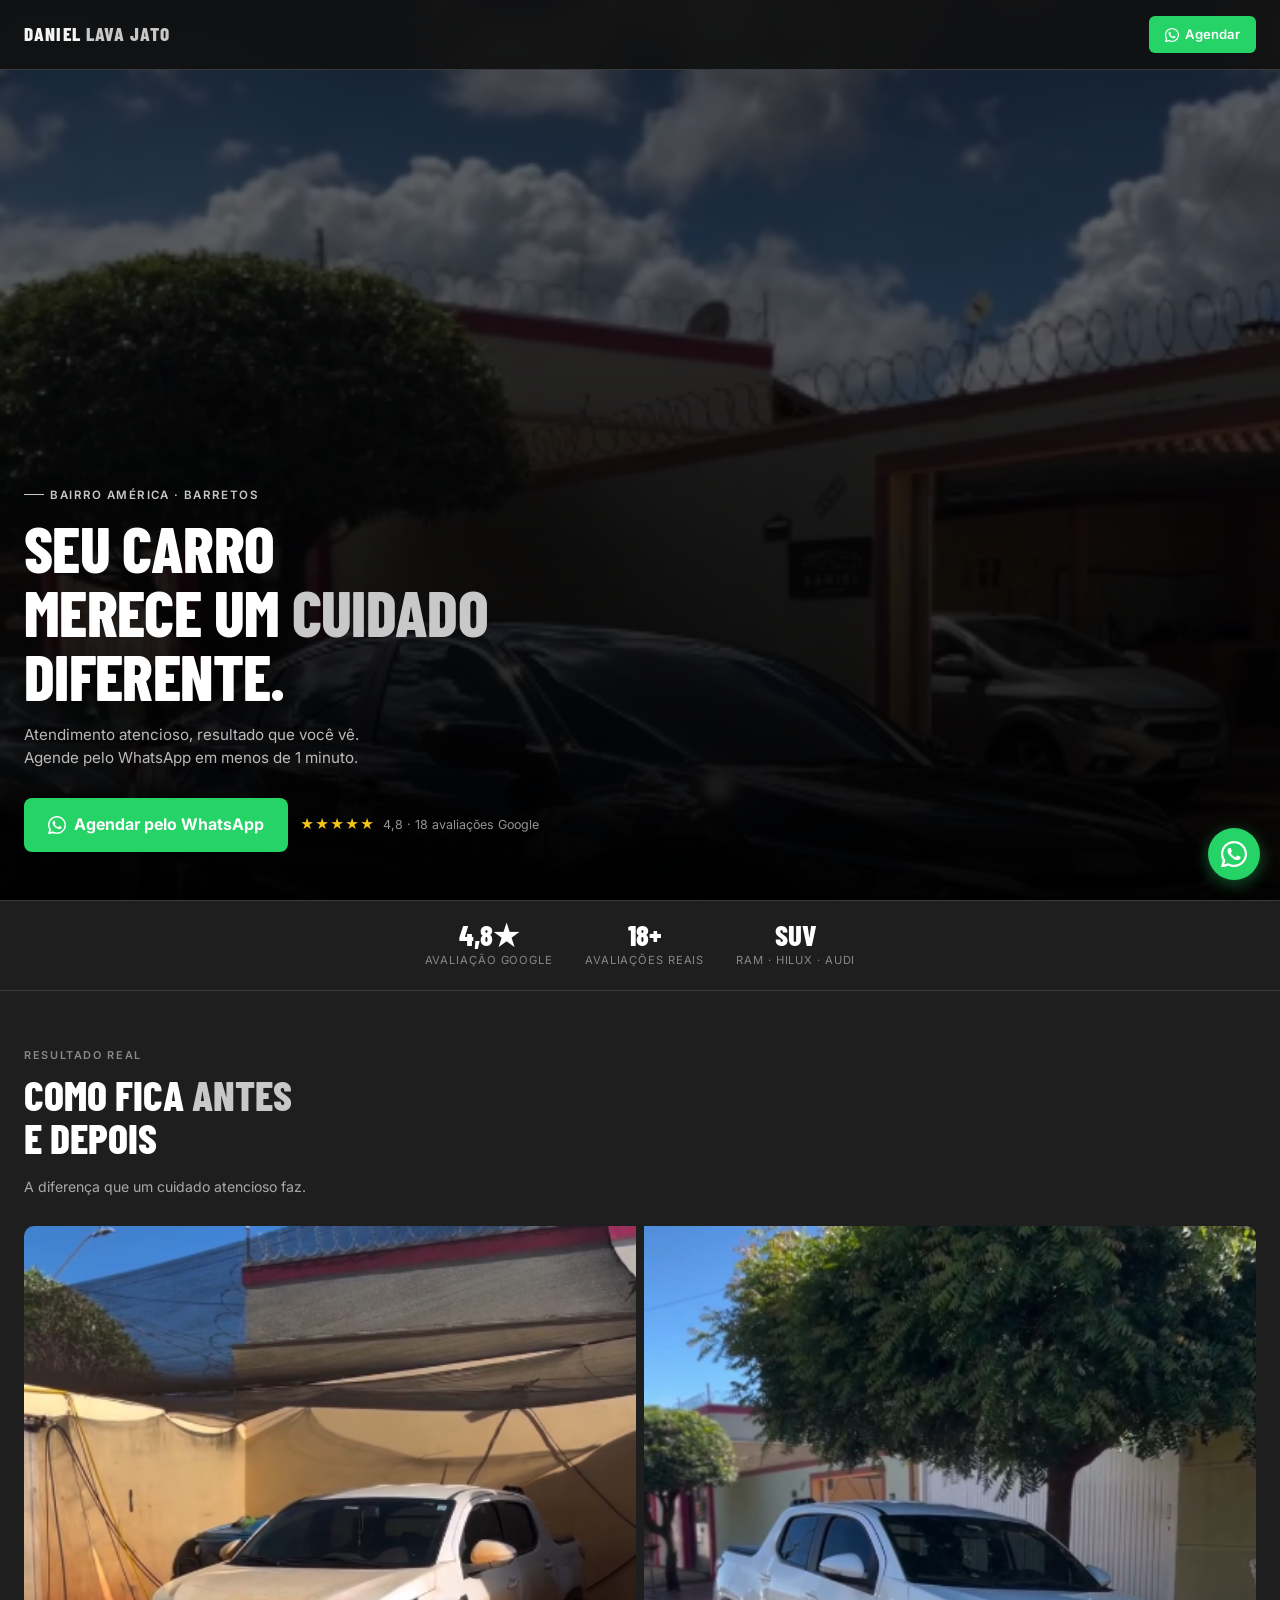
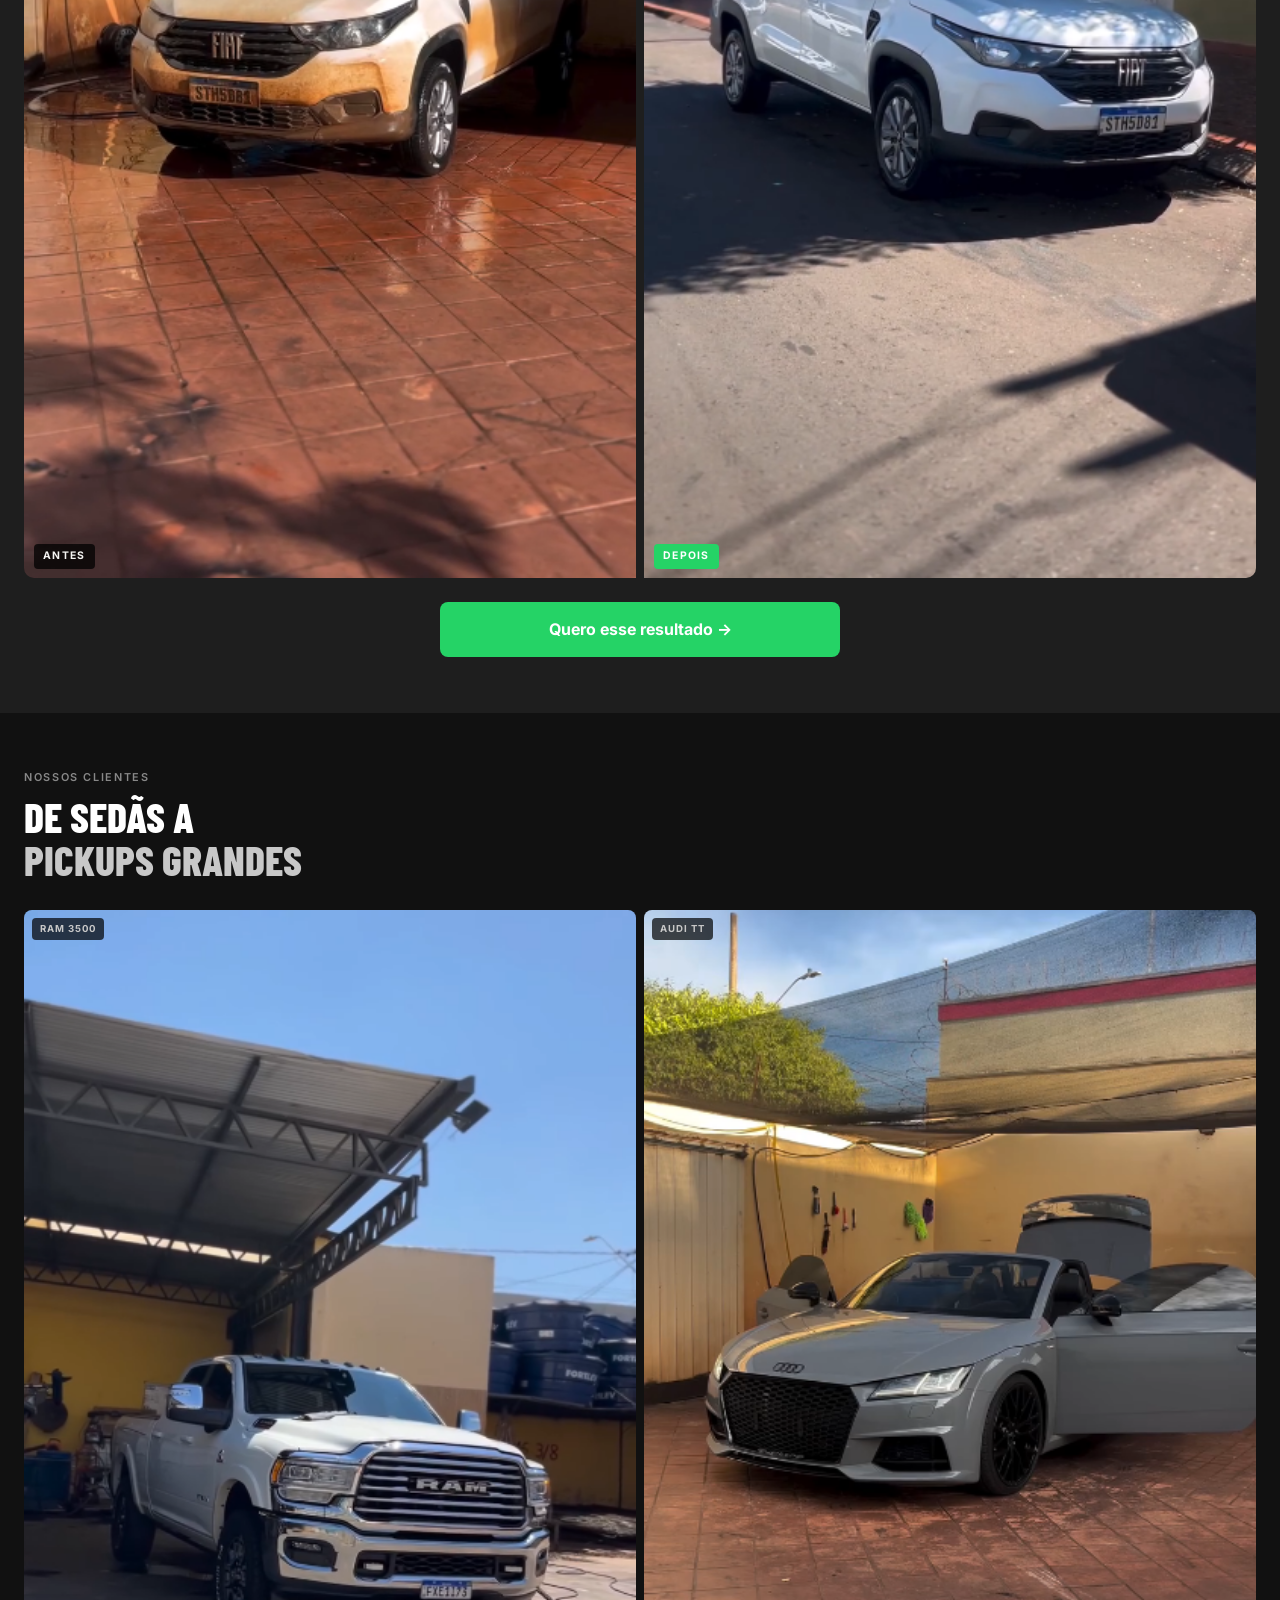
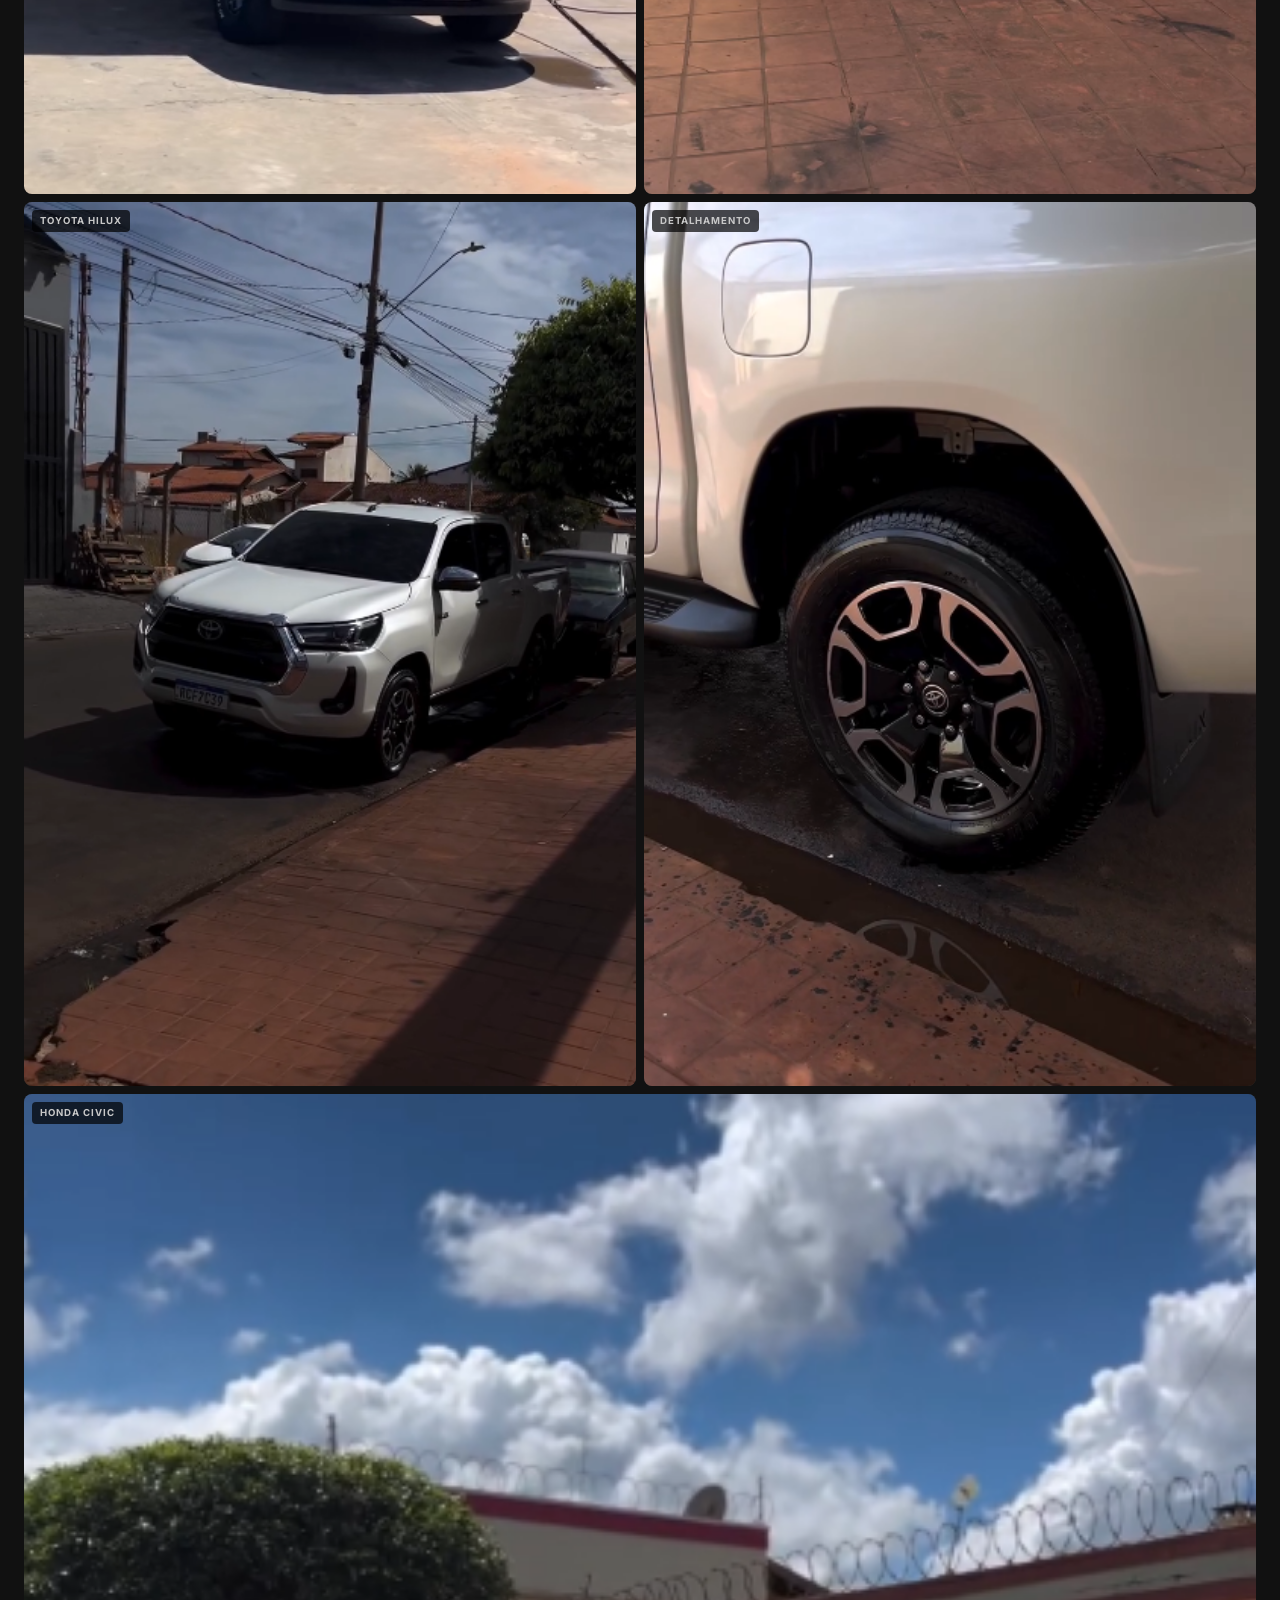
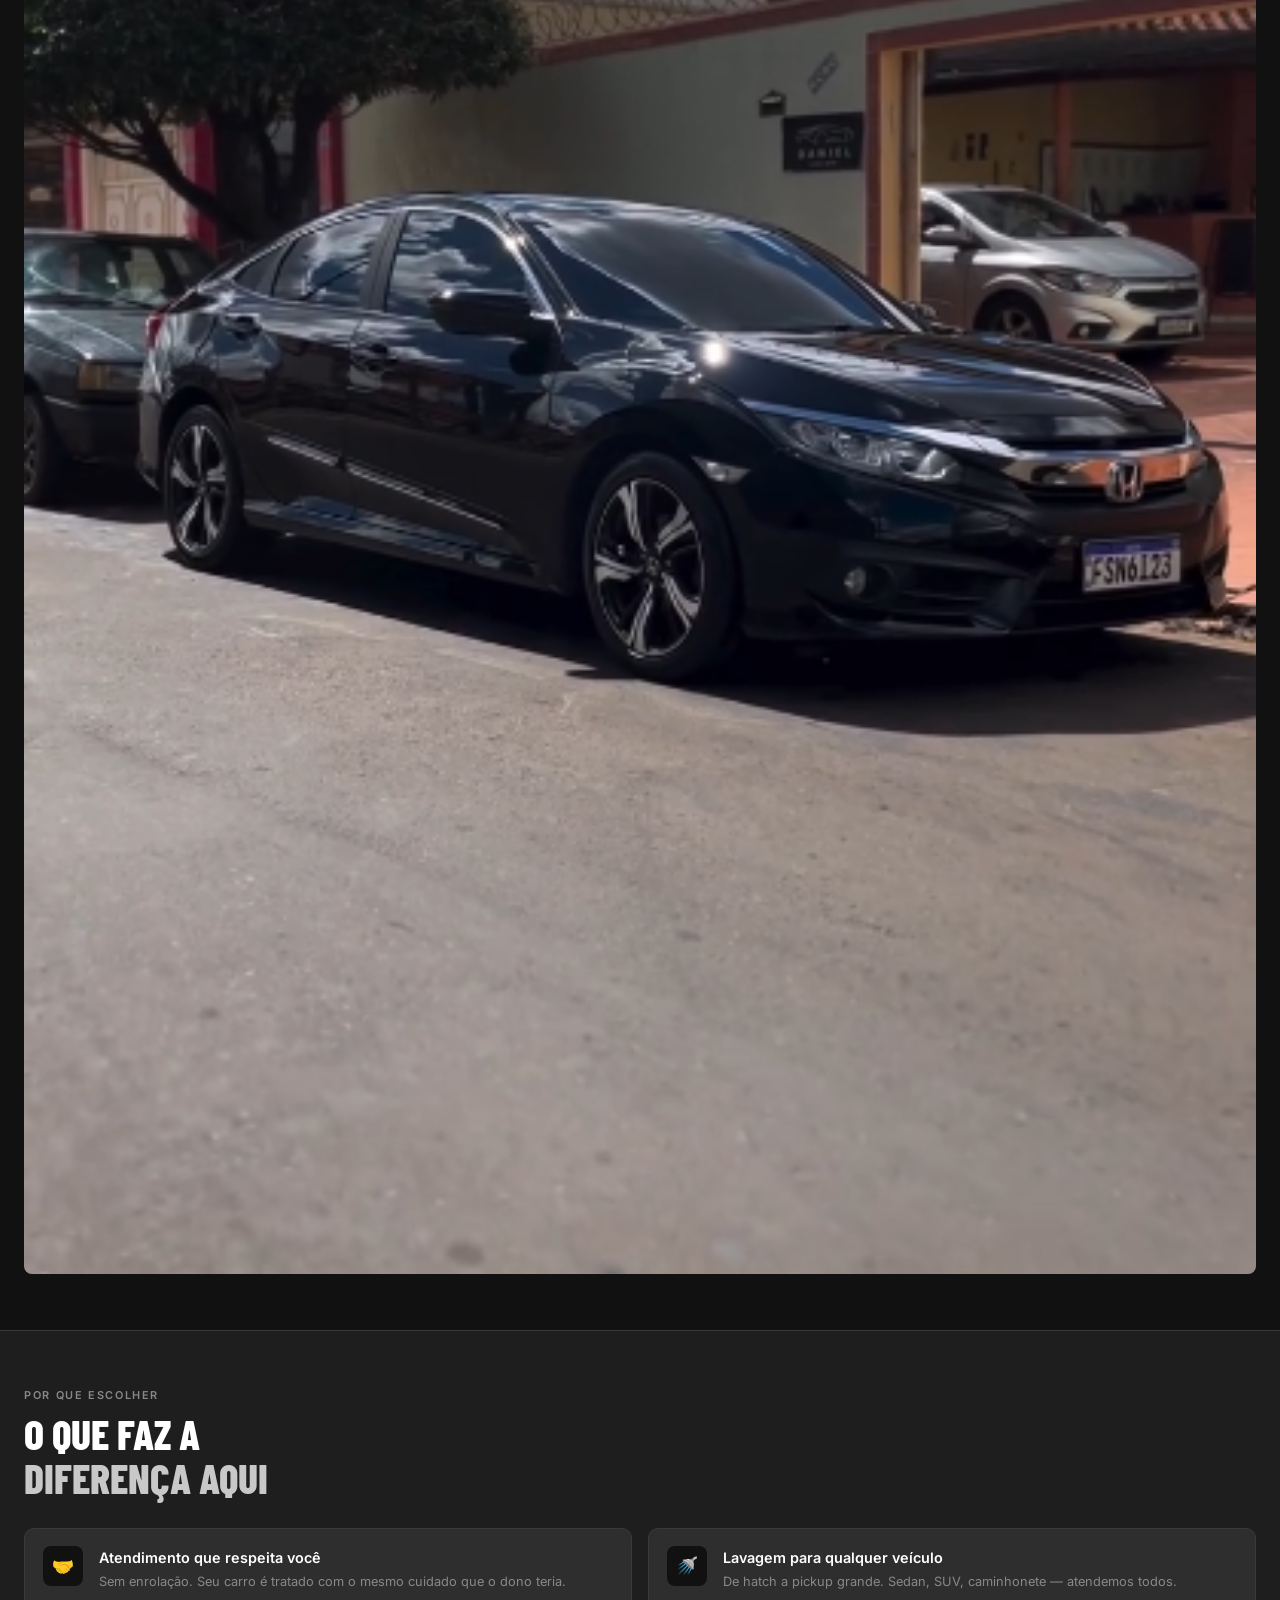
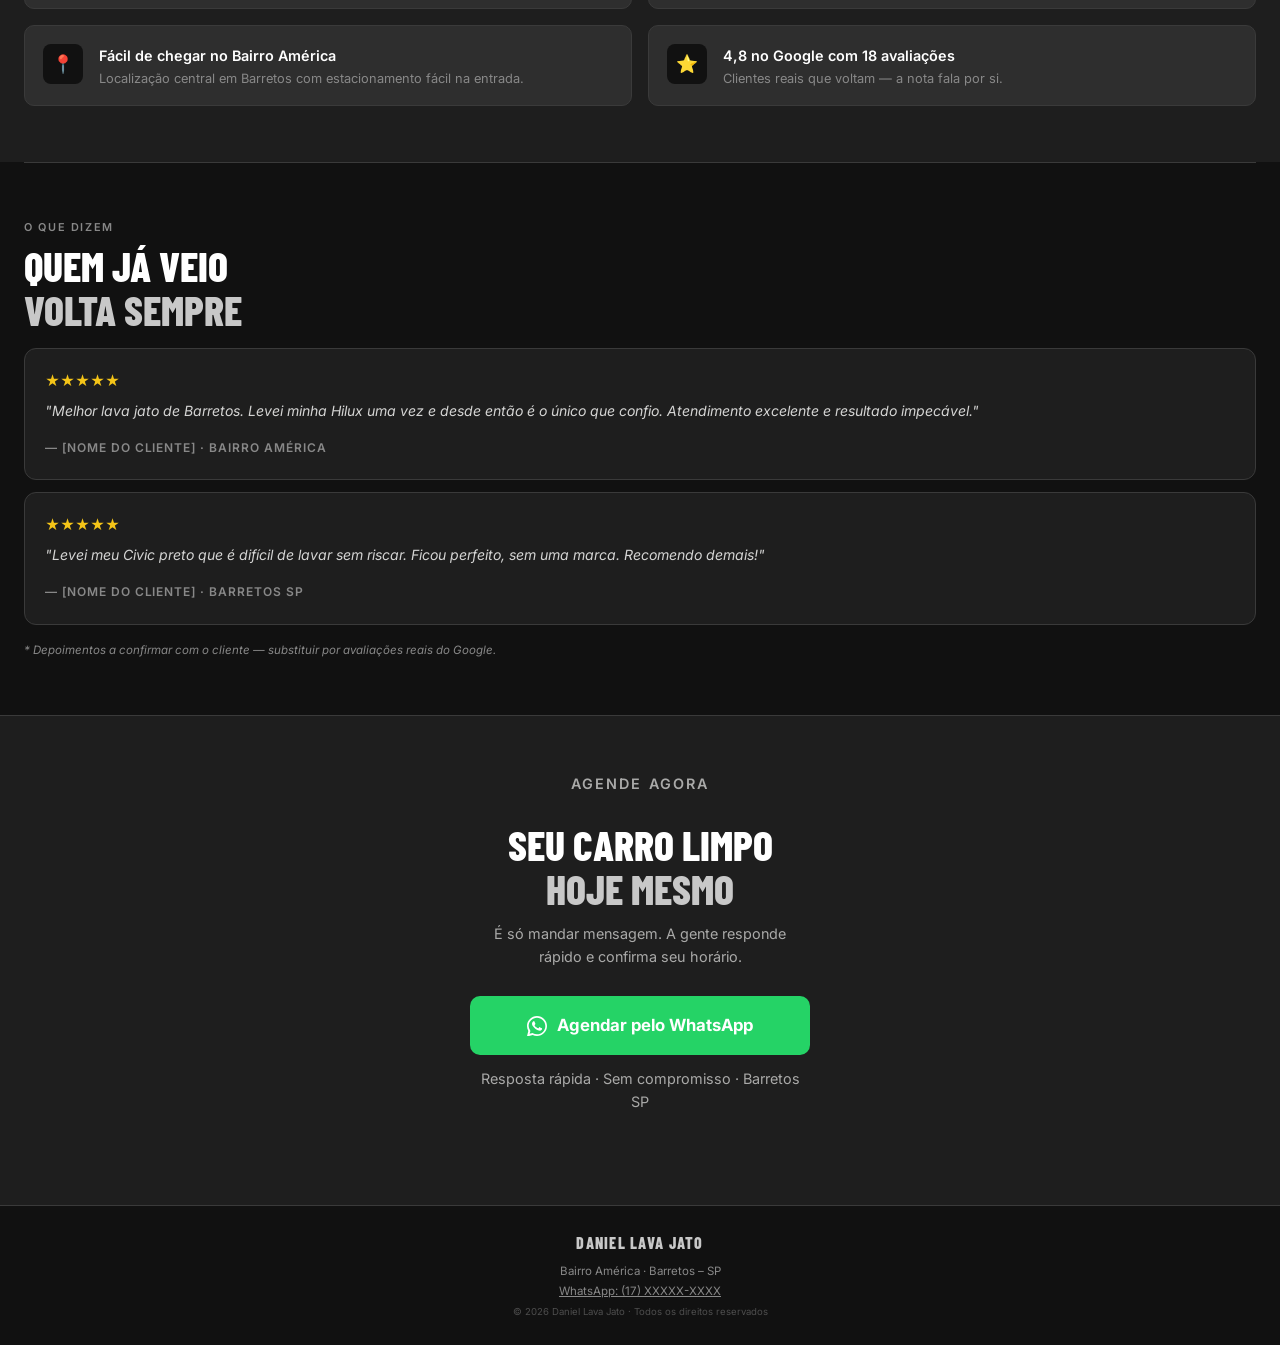
<file: index.html>
<!DOCTYPE html>
<html lang="pt-BR">
<head>
<meta charset="UTF-8">
<meta name="viewport" content="width=device-width, initial-scale=1.0">
<title>Daniel Lava Jato – Lavagem com Cuidado em Barretos | Bairro América</title>
<meta name="description" content="Lava jato em Barretos com atendimento diferenciado no Bairro América. Agende sua lavagem pelo WhatsApp. 4,8 ⭐ de avaliação. Carros de passeio, SUVs e pickups.">
<meta name="robots" content="index, follow">
<meta property="og:title" content="Daniel Lava Jato – Barretos">
<meta property="og:description" content="Lava jato com atendimento de qualidade no Bairro América, Barretos. Agende agora pelo WhatsApp.">
<meta property="og:type" content="website">

<script type="application/ld+json">
{
  "@context": "https://schema.org",
  "@type": "AutoWash",
  "name": "Daniel Lava Jato",
  "address": {
    "@type": "PostalAddress",
    "addressLocality": "Barretos",
    "addressRegion": "SP",
    "addressCountry": "BR",
    "neighborhood": "Bairro América"
  },
  "aggregateRating": {
    "@type": "AggregateRating",
    "ratingValue": "4.8",
    "reviewCount": "18"
  },
  "telephone": "[TELEFONE]",
  "openingHours": "[HORÁRIO]",
  "priceRange": "$$"
}
</script>

<link rel="preconnect" href="https://fonts.googleapis.com">
<link rel="preconnect" href="https://fonts.gstatic.com" crossorigin>
<link href="https://fonts.googleapis.com/css2?family=Inter:wght@400;500;600;700&family=Barlow+Condensed:wght@700;800&display=swap" rel="stylesheet">

<style>
  *, *::before, *::after { box-sizing: border-box; margin: 0; padding: 0; }

  :root {
    --black: #111111;
    --gray-dark: #1e1e1e;
    --gray-mid: #2e2e2e;
    --gray-border: #3a3a3a;
    --gray-muted: #888888;
    --white: #f5f5f3;
    --white-pure: #ffffff;
    --accent: #c8c8c8;
    --whatsapp: #25D366;
    --whatsapp-dark: #1da851;
  }

  html { scroll-behavior: smooth; }

  body {
    font-family: 'Inter', sans-serif;
    background: var(--black);
    color: var(--white);
    line-height: 1.6;
    overflow-x: hidden;
  }

  img { display: block; max-width: 100%; }

  /* ─── NAV ─── */
  nav {
    position: fixed;
    top: 0; left: 0; right: 0;
    z-index: 100;
    display: flex;
    justify-content: space-between;
    align-items: center;
    padding: 1rem 1.5rem;
    background: rgba(17,17,17,0.92);
    backdrop-filter: blur(8px);
    border-bottom: 0.5px solid var(--gray-border);
  }

  .nav-logo {
    font-family: 'Barlow Condensed', sans-serif;
    font-size: 1.2rem;
    font-weight: 800;
    letter-spacing: 0.06em;
    text-transform: uppercase;
    color: var(--white);
  }

  .nav-logo span { color: var(--accent); }

  .btn-nav {
    display: inline-flex;
    align-items: center;
    gap: 0.4rem;
    background: var(--whatsapp);
    color: #fff;
    font-size: 0.82rem;
    font-weight: 600;
    padding: 0.5rem 1rem;
    border-radius: 6px;
    text-decoration: none;
    transition: background 0.2s;
  }

  .btn-nav:hover { background: var(--whatsapp-dark); }

  /* ─── HERO ─── */
  .hero {
    position: relative;
    height: 100svh;
    min-height: 560px;
    display: flex;
    flex-direction: column;
    justify-content: flex-end;
    padding: 2rem 1.5rem 3rem;
    overflow: hidden;
  }

  .hero-bg {
    position: absolute;
    inset: 0;
    z-index: 0;
    overflow: hidden;
  }

  .hero-bg img {
    width: 100%;
    height: 100%;
    object-fit: cover;
    object-position: center 20%;
    filter: brightness(0.42);
  }

  .hero-overlay {
    position: absolute;
    inset: 0;
    background: linear-gradient(to top, rgba(0,0,0,0.95) 0%, rgba(0,0,0,0.1) 60%);
    z-index: 1;
  }

  .hero-content {
    position: relative;
    z-index: 2;
    max-width: 520px;
  }

  .hero-eyebrow {
    display: inline-flex;
    align-items: center;
    gap: 0.4rem;
    font-size: 0.72rem;
    font-weight: 600;
    letter-spacing: 0.12em;
    text-transform: uppercase;
    color: var(--accent);
    margin-bottom: 0.75rem;
  }

  .hero-eyebrow::before {
    content: '';
    display: block;
    width: 20px;
    height: 1px;
    background: var(--accent);
  }

  h1 {
    font-family: 'Barlow Condensed', sans-serif;
    font-size: clamp(2.6rem, 9vw, 4rem);
    font-weight: 800;
    line-height: 1.0;
    letter-spacing: -0.01em;
    text-transform: uppercase;
    color: var(--white-pure);
    margin-bottom: 1rem;
  }

  h1 em {
    font-style: normal;
    color: var(--accent);
  }

  .hero-sub {
    font-size: 0.95rem;
    color: rgba(245,245,243,0.75);
    max-width: 340px;
    margin-bottom: 1.75rem;
    line-height: 1.5;
  }

  .hero-actions {
    display: flex;
    flex-direction: column;
    gap: 0.75rem;
  }

  .btn-primary {
    display: inline-flex;
    align-items: center;
    justify-content: center;
    gap: 0.5rem;
    background: var(--whatsapp);
    color: #fff;
    font-size: 1rem;
    font-weight: 700;
    padding: 0.9rem 1.5rem;
    border-radius: 8px;
    text-decoration: none;
    transition: background 0.2s, transform 0.15s;
  }

  .btn-primary:hover { background: var(--whatsapp-dark); transform: translateY(-1px); }

  .hero-trust {
    display: flex;
    align-items: center;
    gap: 0.5rem;
    font-size: 0.78rem;
    color: rgba(245,245,243,0.6);
  }

  .stars { color: #f5c518; letter-spacing: 1px; font-size: 0.85rem; }

  /* ─── SECTION BASE ─── */
  section { padding: 3.5rem 1.5rem; }

  .section-label {
    font-size: 0.68rem;
    font-weight: 600;
    letter-spacing: 0.15em;
    text-transform: uppercase;
    color: var(--gray-muted);
    margin-bottom: 0.5rem;
  }

  h2 {
    font-family: 'Barlow Condensed', sans-serif;
    font-size: clamp(1.8rem, 6vw, 2.6rem);
    font-weight: 800;
    text-transform: uppercase;
    line-height: 1.05;
    color: var(--white-pure);
    margin-bottom: 1rem;
  }

  h2 em { font-style: normal; color: var(--accent); }

  /* ─── PROOF STRIP ─── */
  .proof-strip {
    background: var(--gray-dark);
    border-top: 0.5px solid var(--gray-border);
    border-bottom: 0.5px solid var(--gray-border);
    padding: 1.25rem 1.5rem;
    display: flex;
    justify-content: center;
    gap: 2rem;
    flex-wrap: wrap;
  }

  .proof-item {
    display: flex;
    flex-direction: column;
    align-items: center;
    gap: 0.15rem;
  }

  .proof-number {
    font-family: 'Barlow Condensed', sans-serif;
    font-size: 1.8rem;
    font-weight: 800;
    color: var(--white-pure);
    line-height: 1;
  }

  .proof-desc {
    font-size: 0.7rem;
    color: var(--gray-muted);
    text-transform: uppercase;
    letter-spacing: 0.08em;
    text-align: center;
  }

  /* ─── BEFORE AFTER ─── */
  .before-after {
    background: var(--gray-dark);
  }

  .ba-intro { margin-bottom: 1.75rem; }

  .ba-grid {
    display: grid;
    grid-template-columns: 1fr 1fr;
    gap: 0.5rem;
    border-radius: 10px;
    overflow: hidden;
    margin-bottom: 1.5rem;
  }

  .ba-card {
    position: relative;
    aspect-ratio: 9 / 14;
    overflow: hidden;
    background: var(--gray-mid);
  }

  .ba-card img {
    width: 100%;
    height: 100%;
    object-fit: cover;
    object-position: center center;
  }

  .ba-label {
    position: absolute;
    bottom: 0.6rem;
    left: 0.6rem;
    font-size: 0.65rem;
    font-weight: 700;
    letter-spacing: 0.12em;
    text-transform: uppercase;
    background: rgba(0,0,0,0.75);
    color: var(--white);
    padding: 0.25rem 0.6rem;
    border-radius: 4px;
  }

  .ba-label.after { background: var(--whatsapp); color: #fff; }

  /* ─── GALLERY ─── */
  .gallery-section { background: var(--black); }

  .gallery-grid {
    display: flex;
    flex-direction: column;
    gap: 0.5rem;
    margin-top: 1.75rem;
  }

  .gallery-row {
    display: grid;
    grid-template-columns: 1fr 1fr;
    gap: 0.5rem;
  }

  .gallery-row.single {
    grid-template-columns: 1fr;
  }

  .gallery-item {
    position: relative;
    border-radius: 8px;
    overflow: hidden;
    background: var(--gray-mid);
    aspect-ratio: 9 / 13;
  }

  .gallery-item img {
    width: 100%;
    height: 100%;
    object-fit: cover;
    object-position: center 30%;
  }

  .gallery-tag {
    position: absolute;
    top: 0.5rem;
    left: 0.5rem;
    font-size: 0.6rem;
    font-weight: 700;
    letter-spacing: 0.1em;
    text-transform: uppercase;
    background: rgba(0,0,0,0.7);
    color: var(--accent);
    padding: 0.2rem 0.5rem;
    border-radius: 4px;
  }

  /* ─── DIFERENCIAIS ─── */
  .diffs-section { background: var(--gray-dark); border-top: 0.5px solid var(--gray-border); }

  .diff-list {
    display: flex;
    flex-direction: column;
    gap: 1rem;
    margin-top: 1.75rem;
  }

  .diff-item {
    display: flex;
    align-items: flex-start;
    gap: 1rem;
    padding: 1.1rem 1.1rem;
    background: var(--gray-mid);
    border-radius: 10px;
    border: 0.5px solid var(--gray-border);
  }

  .diff-icon {
    flex-shrink: 0;
    width: 40px;
    height: 40px;
    background: var(--black);
    border-radius: 8px;
    display: flex;
    align-items: center;
    justify-content: center;
    font-size: 1.1rem;
  }

  .diff-text h3 {
    font-size: 0.9rem;
    font-weight: 600;
    color: var(--white-pure);
    margin-bottom: 0.2rem;
  }

  .diff-text p {
    font-size: 0.8rem;
    color: var(--gray-muted);
    line-height: 1.4;
  }

  /* ─── DEPOIMENTOS ─── */
  .reviews-section { background: var(--black); }

  .review-card {
    background: var(--gray-dark);
    border: 0.5px solid var(--gray-border);
    border-radius: 12px;
    padding: 1.25rem;
    margin-top: 1rem;
  }

  .review-card + .review-card { margin-top: 0.75rem; }

  .review-stars { color: #f5c518; font-size: 0.9rem; margin-bottom: 0.5rem; }

  .review-text {
    font-size: 0.88rem;
    color: rgba(245,245,243,0.85);
    line-height: 1.55;
    margin-bottom: 0.75rem;
    font-style: italic;
  }

  .review-author {
    font-size: 0.75rem;
    font-weight: 600;
    color: var(--gray-muted);
    text-transform: uppercase;
    letter-spacing: 0.08em;
  }

  /* ─── CTA FINAL ─── */
  .cta-section {
    background: var(--gray-dark);
    border-top: 0.5px solid var(--gray-border);
    text-align: center;
    padding: 3.5rem 1.5rem 4rem;
  }

  .cta-section h2 { margin-bottom: 0.75rem; }

  .cta-section p {
    font-size: 0.9rem;
    color: rgba(245,245,243,0.65);
    margin-bottom: 1.75rem;
    max-width: 320px;
    margin-left: auto;
    margin-right: auto;
  }

  .btn-cta-big {
    display: inline-flex;
    align-items: center;
    justify-content: center;
    gap: 0.6rem;
    background: var(--whatsapp);
    color: #fff;
    font-size: 1.05rem;
    font-weight: 700;
    padding: 1rem 2rem;
    border-radius: 10px;
    text-decoration: none;
    width: 100%;
    max-width: 340px;
    transition: background 0.2s, transform 0.15s;
  }

  .btn-cta-big:hover { background: var(--whatsapp-dark); transform: translateY(-1px); }

  .cta-note {
    margin-top: 0.75rem;
    font-size: 0.72rem;
    color: var(--gray-muted);
  }

  /* ─── FOOTER ─── */
  footer {
    background: var(--black);
    border-top: 0.5px solid var(--gray-border);
    padding: 1.5rem;
    text-align: center;
  }

  .footer-logo {
    font-family: 'Barlow Condensed', sans-serif;
    font-size: 1rem;
    font-weight: 800;
    letter-spacing: 0.08em;
    text-transform: uppercase;
    color: var(--accent);
    margin-bottom: 0.4rem;
  }

  .footer-meta {
    font-size: 0.72rem;
    color: var(--gray-muted);
    line-height: 1.7;
  }

  .footer-meta a {
    color: var(--gray-muted);
    text-decoration: underline;
  }

  /* ─── WHATSAPP FLOAT ─── */
  .whatsapp-float {
    position: fixed;
    bottom: 1.25rem;
    right: 1.25rem;
    z-index: 200;
    background: var(--whatsapp);
    color: #fff;
    width: 52px;
    height: 52px;
    border-radius: 50%;
    display: flex;
    align-items: center;
    justify-content: center;
    box-shadow: 0 4px 16px rgba(37,211,102,0.4);
    text-decoration: none;
    transition: transform 0.2s;
  }

  .whatsapp-float:hover { transform: scale(1.08); }

  .whatsapp-float svg { width: 26px; height: 26px; fill: #fff; }

  /* ─── DIVIDER ─── */
  .divider {
    height: 0.5px;
    background: var(--gray-border);
    margin: 0 1.5rem;
  }

  @media (min-width: 600px) {
    .hero-actions { flex-direction: row; align-items: center; }
    .diff-list { display: grid; grid-template-columns: 1fr 1fr; }
  }
</style>
</head>
<body>

<!-- NAV -->
<nav>
  <div class="nav-logo">Daniel <span>Lava Jato</span></div>
  <a href="https://wa.me/5517XXXXXXXX?text=Oi%20Daniel!%20Quero%20agendar%20uma%20lavagem." class="btn-nav" aria-label="Agendar pelo WhatsApp">
    <svg width="14" height="14" viewBox="0 0 24 24" fill="currentColor" aria-hidden="true"><path d="M17.472 14.382c-.297-.149-1.758-.867-2.03-.967-.273-.099-.471-.148-.67.15-.197.297-.767.966-.94 1.164-.173.199-.347.223-.644.075-.297-.15-1.255-.463-2.39-1.475-.883-.788-1.48-1.761-1.653-2.059-.173-.297-.018-.458.13-.606.134-.133.298-.347.446-.52.149-.174.198-.298.298-.497.099-.198.05-.371-.025-.52-.075-.149-.669-1.612-.916-2.207-.242-.579-.487-.5-.669-.51-.173-.008-.371-.01-.57-.01-.198 0-.52.074-.792.372-.272.297-1.04 1.016-1.04 2.479 0 1.462 1.065 2.875 1.213 3.074.149.198 2.096 3.2 5.077 4.487.709.306 1.262.489 1.694.625.712.227 1.36.195 1.871.118.571-.085 1.758-.719 2.006-1.413.248-.694.248-1.289.173-1.413-.074-.124-.272-.198-.57-.347z"/><path d="M12 0C5.373 0 0 5.373 0 12c0 2.093.541 4.12 1.573 5.901L.057 23.854a.5.5 0 0 0 .608.627l6.177-1.62C8.48 23.558 10.218 24 12 24c6.627 0 12-5.373 12-12S18.627 0 12 0zm0 22c-1.747 0-3.43-.454-4.904-1.315l-.351-.205-3.644.956.974-3.558-.228-.368A9.959 9.959 0 0 1 2 12C2 6.486 6.486 2 12 2s10 4.486 10 10-4.486 10-10 10z"/></svg>
    Agendar
  </a>
</nav>

<!-- HERO -->
<header class="hero">
  <div class="hero-bg">
    <img
      src="Civic.png"
      alt="Honda Civic preto recém-lavado saindo do Daniel Lava Jato no Bairro América, Barretos"
      loading="eager"
    >
  </div>
  <div class="hero-overlay"></div>
  <div class="hero-content">
    <div class="hero-eyebrow">Bairro América · Barretos</div>
    <h1>Seu carro<br>merece um <em>cuidado</em><br>diferente.</h1>
    <p class="hero-sub">Atendimento atencioso, resultado que você vê. Agende pelo WhatsApp em menos de 1 minuto.</p>
    <div class="hero-actions">
      <a href="https://wa.me/5517XXXXXXXX?text=Oi%20Daniel!%20Quero%20agendar%20uma%20lavagem." class="btn-primary" aria-label="Agendar lavagem pelo WhatsApp">
        <svg width="18" height="18" viewBox="0 0 24 24" fill="currentColor" aria-hidden="true"><path d="M17.472 14.382c-.297-.149-1.758-.867-2.03-.967-.273-.099-.471-.148-.67.15-.197.297-.767.966-.94 1.164-.173.199-.347.223-.644.075-.297-.15-1.255-.463-2.39-1.475-.883-.788-1.48-1.761-1.653-2.059-.173-.297-.018-.458.13-.606.134-.133.298-.347.446-.52.149-.174.198-.298.298-.497.099-.198.05-.371-.025-.52-.075-.149-.669-1.612-.916-2.207-.242-.579-.487-.5-.669-.51-.173-.008-.371-.01-.57-.01-.198 0-.52.074-.792.372-.272.297-1.04 1.016-1.04 2.479 0 1.462 1.065 2.875 1.213 3.074.149.198 2.096 3.2 5.077 4.487.709.306 1.262.489 1.694.625.712.227 1.36.195 1.871.118.571-.085 1.758-.719 2.006-1.413.248-.694.248-1.289.173-1.413-.074-.124-.272-.198-.57-.347z"/><path d="M12 0C5.373 0 0 5.373 0 12c0 2.093.541 4.12 1.573 5.901L.057 23.854a.5.5 0 0 0 .608.627l6.177-1.62C8.48 23.558 10.218 24 12 24c6.627 0 12-5.373 12-12S18.627 0 12 0zm0 22c-1.747 0-3.43-.454-4.904-1.315l-.351-.205-3.644.956.974-3.558-.228-.368A9.959 9.959 0 0 1 2 12C2 6.486 6.486 2 12 2s10 4.486 10 10-4.486 10-10 10z"/></svg>
        Agendar pelo WhatsApp
      </a>
      <div class="hero-trust">
        <span class="stars">★★★★★</span>
        <span>4,8 · 18 avaliações Google</span>
      </div>
    </div>
  </div>
</header>

<!-- PROOF STRIP -->
<div class="proof-strip" role="list" aria-label="Números do Daniel Lava Jato">
  <div class="proof-item" role="listitem">
    <span class="proof-number">4,8★</span>
    <span class="proof-desc">Avaliação Google</span>
  </div>
  <div class="proof-item" role="listitem">
    <span class="proof-number">18+</span>
    <span class="proof-desc">Avaliações reais</span>
  </div>
  <div class="proof-item" role="listitem">
    <span class="proof-number">SUV</span>
    <span class="proof-desc">RAM · Hilux · Audi</span>
  </div>
</div>

<!-- BEFORE / AFTER -->
<section class="before-after" aria-labelledby="ba-heading">
  <div class="ba-intro">
    <p class="section-label">Resultado real</p>
    <h2 id="ba-heading">Como fica <em>antes</em><br>e depois</h2>
    <p style="font-size:0.88rem; color:rgba(245,245,243,0.65); margin-top:0.5rem;">A diferença que um cuidado atencioso faz.</p>
  </div>
  <div class="ba-grid">
    <div class="ba-card">
      <img src="CaminhonteSuja.png" alt="Fiat Strada suja chegando para lavagem no Daniel Lava Jato, Barretos" loading="lazy">
      <span class="ba-label">Antes</span>
    </div>
    <div class="ba-card">
      <img src="CaminhoteLimpa.png" alt="Fiat Strada limpa e brilhando após lavagem no Daniel Lava Jato, Bairro América" loading="lazy">
      <span class="ba-label after">Depois</span>
    </div>
  </div>
  <a href="https://wa.me/5517XXXXXXXX?text=Oi%20Daniel!%20Quero%20agendar%20uma%20lavagem." class="btn-primary" style="width:100%; max-width:400px; display:flex; margin:0 auto;" aria-label="Quero esse resultado, agendar agora">
    Quero esse resultado →
  </a>
</section>

<div class="divider"></div>

<!-- GALLERY -->
<section class="gallery-section" aria-labelledby="gallery-heading">
  <p class="section-label">Nossos clientes</p>
  <h2 id="gallery-heading">De sedãs a<br><em>pickups grandes</em></h2>
  <div class="gallery-grid">
    <div class="gallery-row">
      <div class="gallery-item">
        <img src="Ram.png" alt="RAM 3500 branca recém-lavada no Daniel Lava Jato, Barretos SP" loading="lazy">
        <span class="gallery-tag">RAM 3500</span>
      </div>
      <div class="gallery-item">
        <img src="Audi.png" alt="Audi TT conversível prata durante lavagem detalhada no Daniel Lava Jato" loading="lazy">
        <span class="gallery-tag">Audi TT</span>
      </div>
    </div>
    <div class="gallery-row">
      <div class="gallery-item">
        <img src="CaminhoteFrente.png" alt="Toyota Hilux branca lavada em frente ao Daniel Lava Jato no Bairro América" loading="lazy">
        <span class="gallery-tag">Toyota Hilux</span>
      </div>
      <div class="gallery-item">
        <img src="PneuCaminhote.png" alt="Detalhe de roda de pickup polida no Daniel Lava Jato Barretos" loading="lazy">
        <span class="gallery-tag">Detalhamento</span>
      </div>
    </div>
    <div class="gallery-row single">
      <div class="gallery-item">
        <img src="Civic.png" alt="Honda Civic preto saindo limpo do Daniel Lava Jato em Barretos" loading="lazy" style="object-position: center 40%;">
        <span class="gallery-tag">Honda Civic</span>
      </div>
    </div>
  </div>
</section>

<div class="divider"></div>

<!-- DIFERENCIAIS -->
<section class="diffs-section" aria-labelledby="diffs-heading">
  <p class="section-label">Por que escolher</p>
  <h2 id="diffs-heading">O que faz a<br><em>diferença aqui</em></h2>
  <div class="diff-list">
    <div class="diff-item">
      <div class="diff-icon" aria-hidden="true">🤝</div>
      <div class="diff-text">
        <h3>Atendimento que respeita você</h3>
        <p>Sem enrolação. Seu carro é tratado com o mesmo cuidado que o dono teria.</p>
      </div>
    </div>
    <div class="diff-item">
      <div class="diff-icon" aria-hidden="true">🚿</div>
      <div class="diff-text">
        <h3>Lavagem para qualquer veículo</h3>
        <p>De hatch a pickup grande. Sedan, SUV, caminhonete — atendemos todos.</p>
      </div>
    </div>
    <div class="diff-item">
      <div class="diff-icon" aria-hidden="true">📍</div>
      <div class="diff-text">
        <h3>Fácil de chegar no Bairro América</h3>
        <p>Localização central em Barretos com estacionamento fácil na entrada.</p>
      </div>
    </div>
    <div class="diff-item">
      <div class="diff-icon" aria-hidden="true">⭐</div>
      <div class="diff-text">
        <h3>4,8 no Google com 18 avaliações</h3>
        <p>Clientes reais que voltam — a nota fala por si.</p>
      </div>
    </div>
  </div>
</section>

<div class="divider"></div>

<!-- DEPOIMENTOS -->
<section class="reviews-section" aria-labelledby="reviews-heading">
  <p class="section-label">O que dizem</p>
  <h2 id="reviews-heading">Quem já veio<br><em>volta sempre</em></h2>

  <div class="review-card">
    <div class="review-stars" aria-label="5 estrelas">★★★★★</div>
    <p class="review-text">"Melhor lava jato de Barretos. Levei minha Hilux uma vez e desde então é o único que confio. Atendimento excelente e resultado impecável."</p>
    <span class="review-author">— [Nome do cliente] · Bairro América</span>
  </div>

  <div class="review-card">
    <div class="review-stars" aria-label="5 estrelas">★★★★★</div>
    <p class="review-text">"Levei meu Civic preto que é difícil de lavar sem riscar. Ficou perfeito, sem uma marca. Recomendo demais!"</p>
    <span class="review-author">— [Nome do cliente] · Barretos SP</span>
  </div>

  <p style="font-size:0.72rem; color:var(--gray-muted); margin-top:1rem; font-style:italic;">
    * Depoimentos a confirmar com o cliente — substituir por avaliações reais do Google.
  </p>
</section>

<!-- CTA FINAL -->
<section class="cta-section" aria-labelledby="cta-heading">
  <p class="section-label">Agende agora</p>
  <h2 id="cta-heading">Seu carro limpo<br><em>hoje mesmo</em></h2>
  <p>É só mandar mensagem. A gente responde rápido e confirma seu horário.</p>
  <a href="https://wa.me/5517XXXXXXXX?text=Oi%20Daniel!%20Quero%20agendar%20uma%20lavagem." class="btn-cta-big" aria-label="Agendar lavagem pelo WhatsApp agora">
    <svg width="20" height="20" viewBox="0 0 24 24" fill="currentColor" aria-hidden="true"><path d="M17.472 14.382c-.297-.149-1.758-.867-2.03-.967-.273-.099-.471-.148-.67.15-.197.297-.767.966-.94 1.164-.173.199-.347.223-.644.075-.297-.15-1.255-.463-2.39-1.475-.883-.788-1.48-1.761-1.653-2.059-.173-.297-.018-.458.13-.606.134-.133.298-.347.446-.52.149-.174.198-.298.298-.497.099-.198.05-.371-.025-.52-.075-.149-.669-1.612-.916-2.207-.242-.579-.487-.5-.669-.51-.173-.008-.371-.01-.57-.01-.198 0-.52.074-.792.372-.272.297-1.04 1.016-1.04 2.479 0 1.462 1.065 2.875 1.213 3.074.149.198 2.096 3.2 5.077 4.487.709.306 1.262.489 1.694.625.712.227 1.36.195 1.871.118.571-.085 1.758-.719 2.006-1.413.248-.694.248-1.289.173-1.413-.074-.124-.272-.198-.57-.347z"/><path d="M12 0C5.373 0 0 5.373 0 12c0 2.093.541 4.12 1.573 5.901L.057 23.854a.5.5 0 0 0 .608.627l6.177-1.62C8.48 23.558 10.218 24 12 24c6.627 0 12-5.373 12-12S18.627 0 12 0zm0 22c-1.747 0-3.43-.454-4.904-1.315l-.351-.205-3.644.956.974-3.558-.228-.368A9.959 9.959 0 0 1 2 12C2 6.486 6.486 2 12 2s10 4.486 10 10-4.486 10-10 10z"/></svg>
    Agendar pelo WhatsApp
  </a>
  <p class="cta-note">Resposta rápida · Sem compromisso · Barretos SP</p>
</section>

<!-- FOOTER -->
<footer>
  <div class="footer-logo">Daniel Lava Jato</div>
  <p class="footer-meta">
    Bairro América · Barretos – SP<br>
    <a href="https://wa.me/5517XXXXXXXX">WhatsApp: (17) XXXXX-XXXX</a><br>
    <small style="opacity:0.5">© 2026 Daniel Lava Jato · Todos os direitos reservados</small>
  </p>
</footer>

<!-- WHATSAPP FLOAT -->
<a href="https://wa.me/5517XXXXXXXX?text=Oi%20Daniel!%20Quero%20agendar%20uma%20lavagem." class="whatsapp-float" aria-label="Falar com Daniel no WhatsApp">
  <svg viewBox="0 0 24 24" aria-hidden="true"><path d="M17.472 14.382c-.297-.149-1.758-.867-2.03-.967-.273-.099-.471-.148-.67.15-.197.297-.767.966-.94 1.164-.173.199-.347.223-.644.075-.297-.15-1.255-.463-2.39-1.475-.883-.788-1.48-1.761-1.653-2.059-.173-.297-.018-.458.13-.606.134-.133.298-.347.446-.52.149-.174.198-.298.298-.497.099-.198.05-.371-.025-.52-.075-.149-.669-1.612-.916-2.207-.242-.579-.487-.5-.669-.51-.173-.008-.371-.01-.57-.01-.198 0-.52.074-.792.372-.272.297-1.04 1.016-1.04 2.479 0 1.462 1.065 2.875 1.213 3.074.149.198 2.096 3.2 5.077 4.487.709.306 1.262.489 1.694.625.712.227 1.36.195 1.871.118.571-.085 1.758-.719 2.006-1.413.248-.694.248-1.289.173-1.413-.074-.124-.272-.198-.57-.347z"/><path d="M12 0C5.373 0 0 5.373 0 12c0 2.093.541 4.12 1.573 5.901L.057 23.854a.5.5 0 0 0 .608.627l6.177-1.62C8.48 23.558 10.218 24 12 24c6.627 0 12-5.373 12-12S18.627 0 12 0zm0 22c-1.747 0-3.43-.454-4.904-1.315l-.351-.205-3.644.956.974-3.558-.228-.368A9.959 9.959 0 0 1 2 12C2 6.486 6.486 2 12 2s10 4.486 10 10-4.486 10-10 10z"/></svg>
</a>

</body>
</html>
</file>
